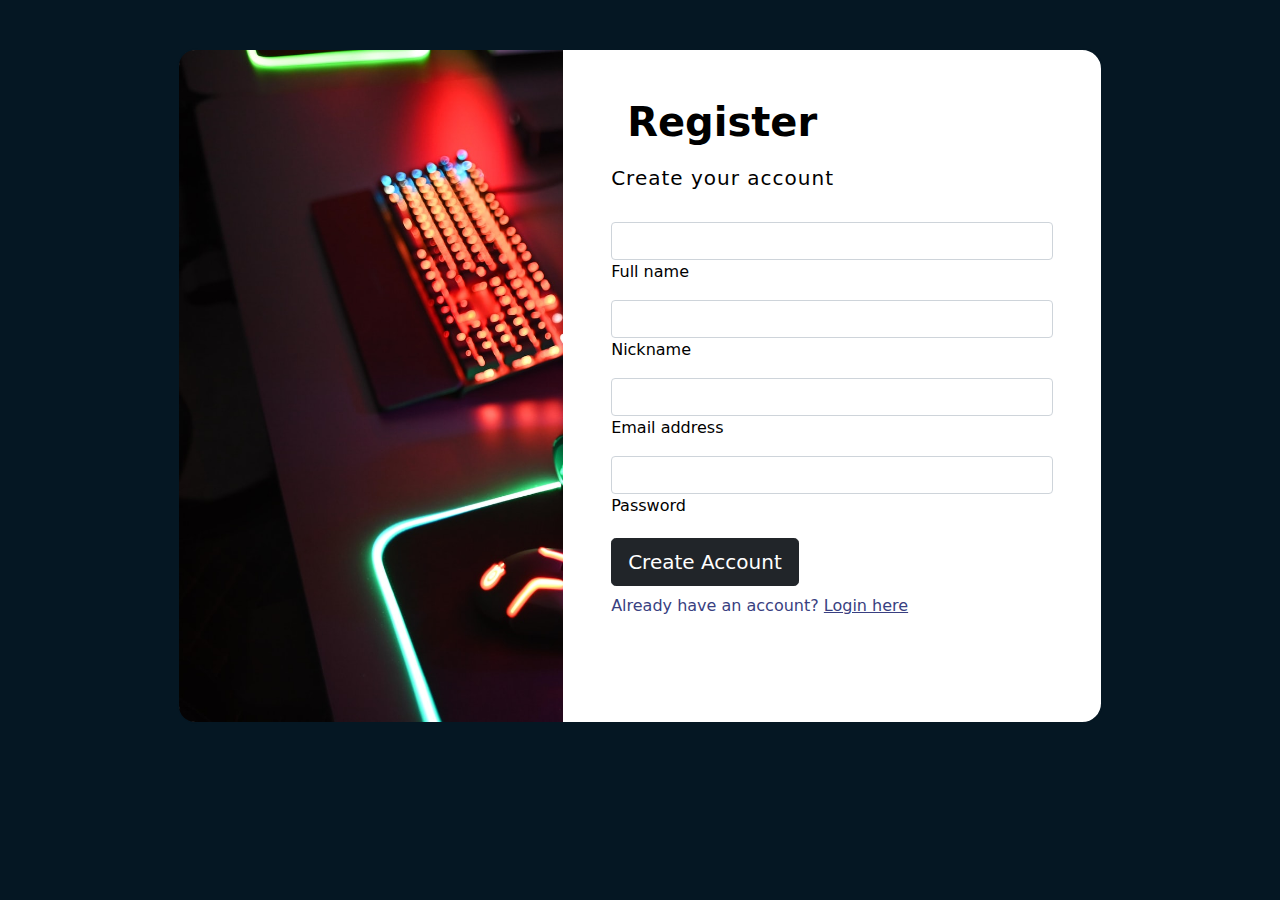
<file: client-sign-up.html>
<!DOCTYPE html>
<html lang="en">
<head>
    <meta charset="UTF-8">
    <meta http-equiv="X-UA-Compatible" content="IE=edge">
    <meta name="viewport" content="width=device-width, initial-scale=1.0">
    <link rel="stylesheet" href="./styles/bootstrap.min.css">
    <link rel="stylesheet" href="./styles/forms.css">
    <title>Sign Up</title>
</head>
<body>
    <section class="min-vh-100 register-form">
        <div class="container py-5 h-100">
        <div class="row d-flex justify-content-center align-items-center h-100">
            <div class="col col-xl-10">
            <div class="card">
                <div class="row g-0">
                <div class="col-md-6 col-lg-5 d-none d-md-block register-img">
                </div>
                <div class="col-md-6 col-lg-7 d-flex align-items-center">
                    <div class="card-body p-4 p-lg-5 text-black">
    
                    <form>
    
                        <div class="d-flex align-items-center mb-3 pb-1">
                            <i class="fas fa-cubes fa-2x me-3" style="color: #ff6219;"></i>
                            <span class="h1 fw-bold mb-0">Register</span>
                        </div>
    
                        <h5 class="fw-normal mb-3 pb-3" style="letter-spacing: 1px;">Create your account</h5>
    
                        <div class="form-outline mb-2">
                            <input type="text" id="full-name" name="full-name" class="form-control" required />
                            <label class="form-label" for="form2Example17">Full name</label>
                        </div>

                        <div class="form-outline mb-2">
                            <input type="text" id="nickname" name="nickname" class="form-control" required />
                            <label class="form-label" for="form2Example17">Nickname</label>
                        </div>

                        <div class="form-outline mb-2">
                            <input type="email" id="email" name="email" class="form-control" required />
                            <label class="form-label" for="form2Example17">Email address</label>
                        </div>
    
                        <div class="form-outline mb-2">
                            <input type="password" id="password" name="password" class="form-control" required />
                            <label class="form-label" for="form2Example27">Password</label>
                        </div>
    
                        <div class="pt-1 mb-2">
                            <a href="./index.html"><button class="btn btn-dark btn-lg btn-block" type="button">Create Account</button></a>
                        </div>
    
                        <p class="mb-5 pb-lg-2" style="color: #393f81;">Already have an account? <a href="sign-in.html" style="color: #393f81;">Login here</a></p>
                    </form>
    
                    </div>
                </div>
                </div>
            </div>
            </div>
        </div>
        </div>
    </section>
    <script src="./js/bootstrap.bundle.min.js"></script>
</body>
</html>
</file>
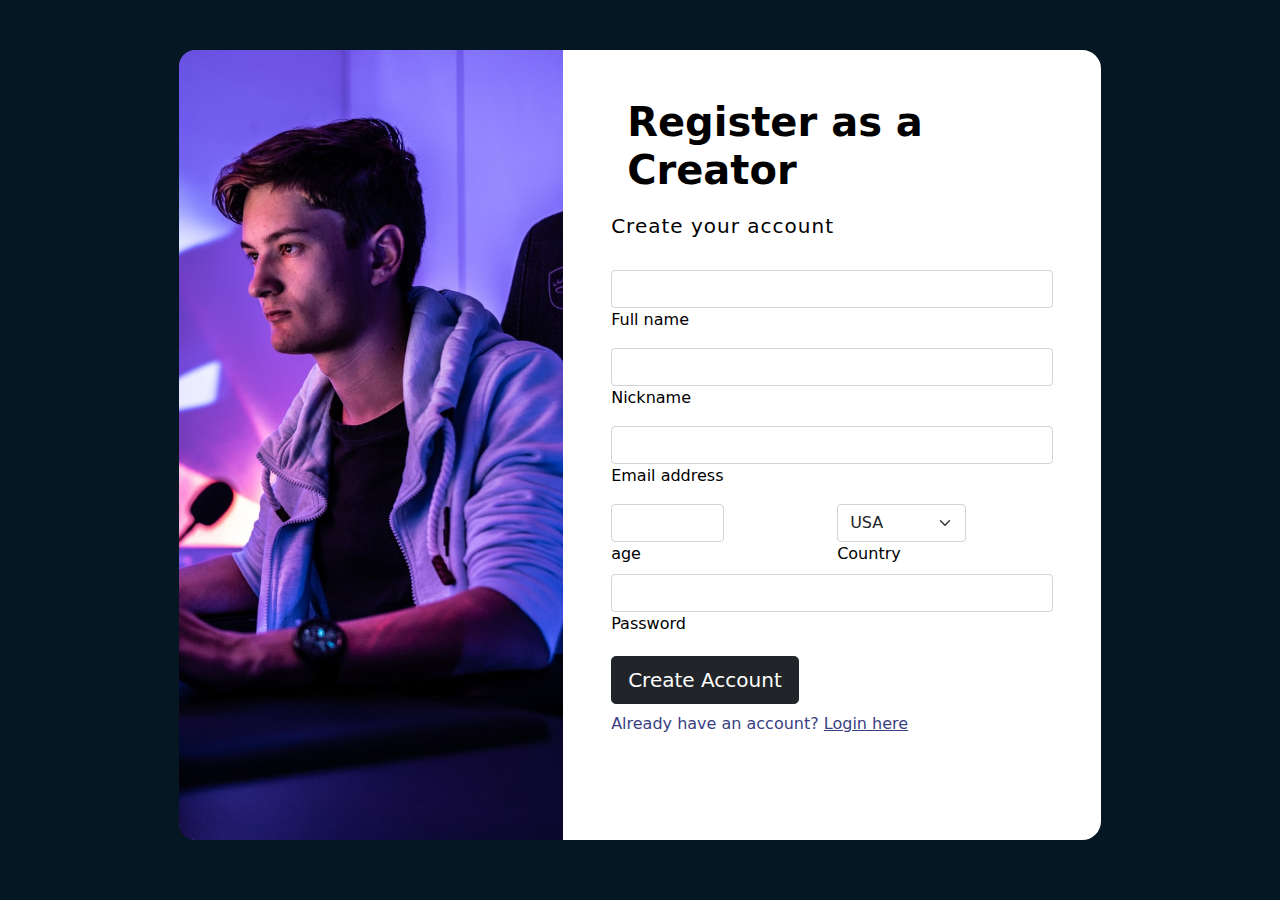
<file: creator-sign-up.html>
<!DOCTYPE html>
<html lang="en">
<head>
    <meta charset="UTF-8">
    <meta http-equiv="X-UA-Compatible" content="IE=edge">
    <meta name="viewport" content="width=device-width, initial-scale=1.0">
    <link rel="stylesheet" href="./styles/bootstrap.min.css">
    <link rel="stylesheet" href="./styles/forms.css">
    <title>Creator Sign Up</title>
</head>
<body>
    <section class="min-vh-100 creator-form">
        <div class="container py-5 h-100">
        <div class="row d-flex justify-content-center align-items-center h-100">
            <div class="col col-xl-10">
            <div class="card">
                <div class="row g-0">
                <div class="col-md-6 col-lg-5 d-none d-md-block creator-img">
                </div>
                <div class="col-md-6 col-lg-7 d-flex align-items-center">
                    <div class="card-body p-4 p-lg-5 text-black">
    
                    <form>
    
                        <div class="d-flex align-items-center mb-3 pb-1">
                            <i class="fas fa-cubes fa-2x me-3" style="color: #ff6219;"></i>
                            <span class="h1 fw-bold mb-0">Register as a Creator</span>
                        </div>
    
                        <h5 class="fw-normal mb-3 pb-3" style="letter-spacing: 1px;">Create your account</h5>
    
                        <div class="form-outline mb-2">
                            <input type="text" id="full-name" name="full-name" class="form-control" required />
                            <label class="form-label" for="form2Example17">Full name</label>
                        </div>

                        <div class="form-outline mb-2">
                            <input type="text" id="nickname" name="nickname" class="form-control" required />
                            <label class="form-label" for="form2Example17">Nickname</label>
                        </div>

                        <div class="form-outline mb-2">
                            <input type="email" id="email" name="email" class="form-control" required />
                            <label class="form-label" for="form2Example17">Email address</label>
                        </div>
                        
                        <div class="form-outline d-flex">
                            <div>
                                <input type="number" id="age" name="age" class="form-control w-50" required />
                                <label class="form-label" for="Age">age</label>
                            </div>
                            <div>
                                <select class="form-select w-100" id="country" name="country" aria-label="Default select example" required>
                                    <option value="usa">USA</option>
                                    <option value="canada">Canada</option>
                                    <option value="spain">Spain</option>
                                    <option value="mexico">Mexico</option>
                                    <option value="Colombia">Colombia</option>
                                    <option value="Argentina">Argentina</option>
                                </select>
                                <label class="form-label" for="country">Country</label>
                            </div>
                        </div>

                        <div class="form-outline mb-2">
                            <input type="password" id="password" name="password" class="form-control" required />
                            <label class="form-label" for="form2Example27">Password</label>
                        </div>
    
                        <div class="pt-1 mb-2">
                            <a href="./index.html"><button class="btn btn-dark btn-lg btn-block" type="button">Create Account</button></a>
                              </svg></a></span>
                        </div>
    
                        <p class="mb-5 pb-lg-2" style="color: #393f81;">Already have an account? <a href="sign-in.html" style="color: #393f81;">Login here</a></p>
                    </form>
    
                    </div>
                </div>
                </div>
            </div>
            </div>
        </div>
        </div>
    </section>
    <script src="./js/bootstrap.bundle.min.js"></script>
</body>
</html>
</file>
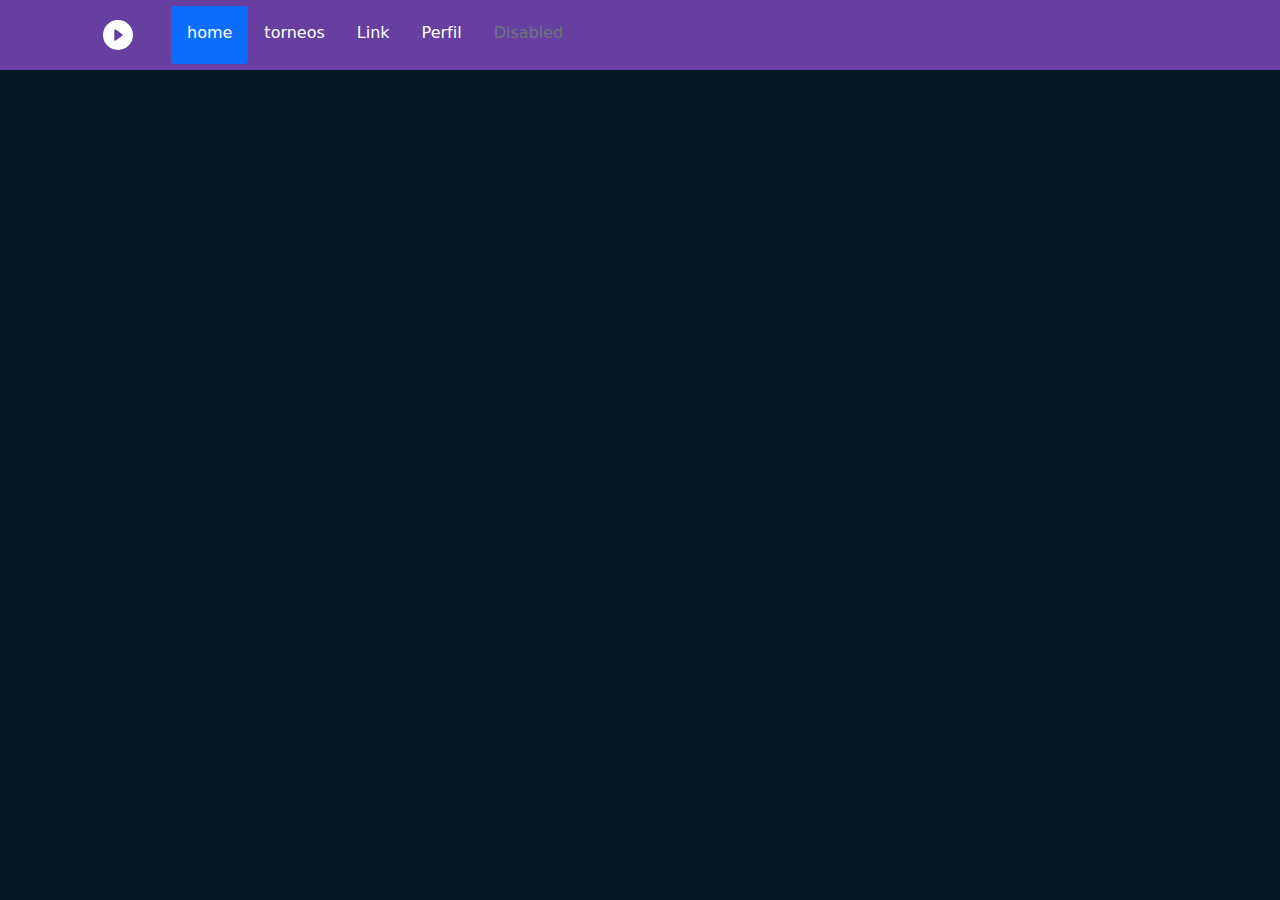
<file: Home.html>
<!DOCTYPE html>

<html lang="es">

    <head>
			<link rel="stylesheet" href="./styles/bootstrap.min.css">
			<link rel="stylesheet" href="./styles/home.css">
		</head>

    <body class="maincolor">
			<section class="twitch-color">
				<div class="container">
					<div class="row banner">

						<div class="col-md-1" id="iconc">
							<svg xmlns="http://www.w3.org/2000/svg" width="30" height="30" fill="white" class="bi bi-play-circle-fill" viewBox="0 0 16 16">
								<path d="M16 8A8 8 0 1 1 0 8a8 8 0 0 1 16 0zM6.79 5.093A.5.5 0 0 0 6 5.5v5a.5.5 0 0 0 .79.407l3.5-2.5a.5.5 0 0 0 0-.814l-3.5-2.5z"/>
							</svg>
						</div>
						<div class="col-md-10 nav banner-nav">
							<nav class="nav nav-pills flex-column flex-sm-row text-center">
								<a class="flex-sm-fill text-sm-center nav-link active link-navs" aria-current="page" href="#">home</a>
								<a class="flex-sm-fill text-sm-center nav-link link-navs" href="#">torneos</a>
								<a class="flex-sm-fill text-sm-center nav-link link-navs" href="#">Link</a>
								<a class="flex-sm-fill text-sm-center nav-link link-navs" href="#">Perfil</a>
								<a class="flex-sm-fill text-sm-center nav-link disabled link-navs">Disabled</a>
							</nav>
						</div>
						<div class="col-md-1 menu">
							
						</div>
					</div>
				</div>
			</section>
					
				<!-- <section class="carusel">
					<div id="carouselExampleInterval" class="carousel slide" data-bs-ride="carousel">
						<div class="carousel-inner">
							<div class="carousel-item active" data-bs-interval="1000">
								<img src="./img/League-Of-Legends-Squad-Up.jpg" class="d-block w-100 img-presentacion" alt="...">
							</div>
							<div class="carousel-item" data-bs-interval="2000">
								<img src="./img/twitch.jpeg" class="d-block w-100 img-presentacion" alt="...">
							</div>
							<div class="carousel-item">
								<img src="./img/twitch.jpeg" class="d-block w-100" alt="...">
							</div>
						</div>
						<button class="carousel-control-prev" type="button" data-bs-target="#carouselExampleInterval" data-bs-slide="prev">
							<span class="carousel-control-prev-icon" aria-hidden="true"></span>
							<span class="visually-hidden">Previous</span>
						</button>
						<button class="carousel-control-next" type="button" data-bs-target="#carouselExampleInterval" data-bs-slide="next">
							<span class="carousel-control-next-icon" aria-hidden="true"></span>
							<span class="visually-hidden">Next</span>
						</button>
					</div>
				</section> -->

		</body>

</html>
</file>
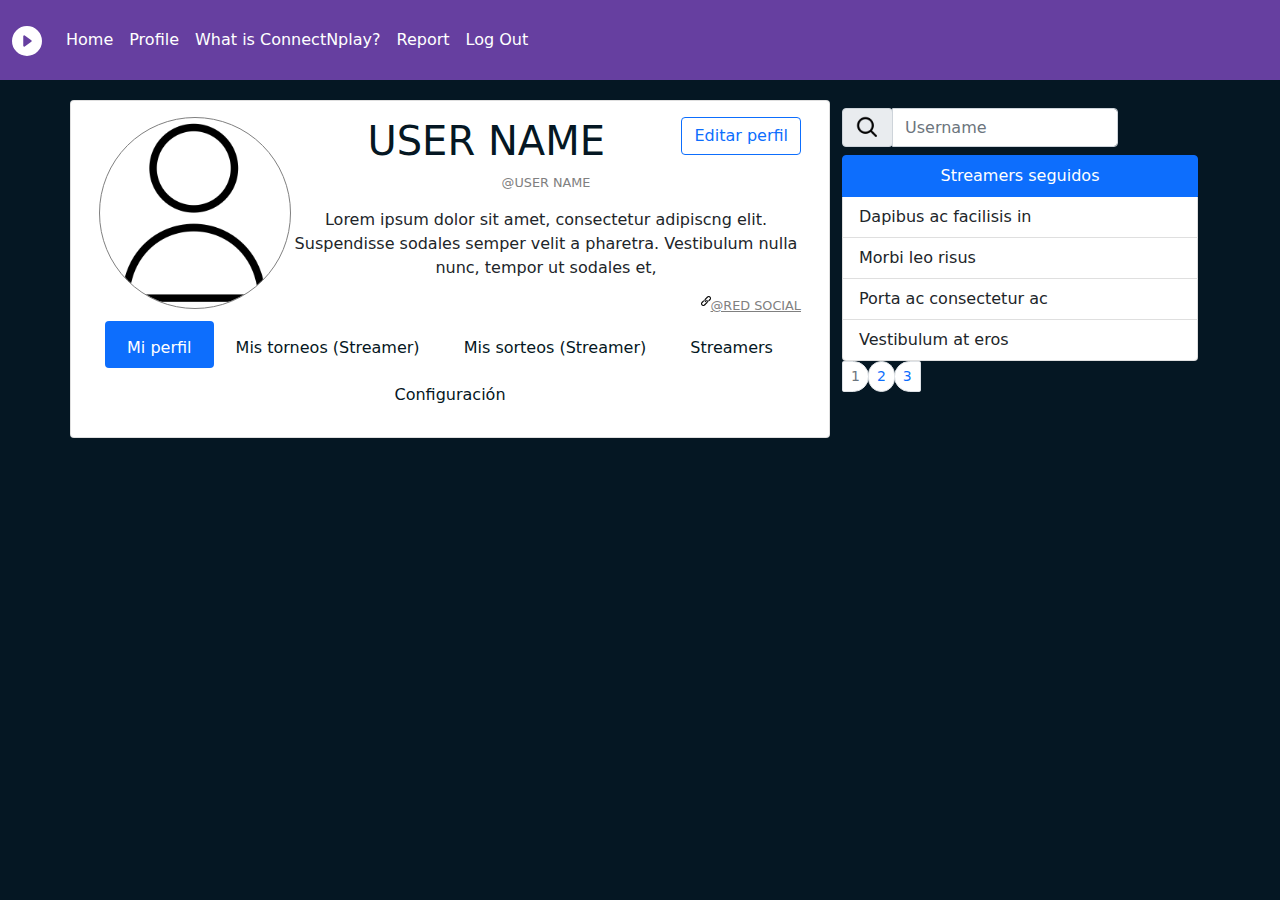
<file: perfil.html>
<!DOCTYPE html>
<html lang="en">
<head>
    <meta charset="UTF-8">
    <meta http-equiv="X-UA-Compatible" content="IE=edge">
    <meta name="viewport" content="width=device-width, initial-scale=1.0">
    <link rel="stylesheet" href="./styles/bootstrap.min.css">
    <link rel="stylesheet" href="./styles/home.css">
    <link rel="stylesheet" href="./styles/perfil.css">
    <title>Perfil</title>
</head>
<body class="maincolor">
  <header>
    <section>
      <nav class="navbar navbar-expand-md navbar-dark fixed-top twitch-color banner">
        <div class="container-fluid">
          <a class="navbar-brand" href="./index.html"><svg id="logotipo" xmlns="http://www.w3.org/2000/svg" width="30" height="30" fill="white" class="bi bi-play-circle-fill" viewBox="0 0 16 16">
            <path d="M16 8A8 8 0 1 1 0 8a8 8 0 0 1 16 0zM6.79 5.093A.5.5 0 0 0 6 5.5v5a.5.5 0 0 0 .79.407l3.5-2.5a.5.5 0 0 0 0-.814l-3.5-2.5z"/>
          </svg></a>
          <button class="navbar-toggler" type="button" data-bs-toggle="collapse" data-bs-target="#navbarCollapse" aria-controls="navbarCollapse" aria-expanded="false" aria-label="Toggle navigation">
            <span class="navbar-toggler-icon"></span>
          </button>
          <div class="collapse navbar-collapse" id="navbarCollapse">
            <ul class="navbar-nav me-auto mb-2 mb-md-0 twitch-color">
              <li class="nav-item">
                <a class="nav-link active" aria-current="page" href="./index.html">Home</a>
              </li>
              <li class="nav-item">
                <a class="nav-link active" href="./perfil.html">Profile</a>
              </li>
              <li class="nav-item">
                <a class="nav-link active" href="./index.html">What is ConnectNplay?</a>
              </li>
              <li class="nav-item">
              </li>
              <li class="nav-item">
                <a class="nav-link active" href="./reporte.html">Report</a>
              </li>
              <li class="nav-item">
                <a class="nav-link active" href="./sign-in.html">Log Out</a>
              </li>
            </ul>
          </div>
        </div>
      </nav>
    </section>
  </header>
    <main>

    <div class="container centrado">
        <section class="row">
        <div class="card col-md-8 text-center" >
            <div class="card-body">
                <img class="card-img-top rounded-circle" style="border: 1px solid gray; width: 12rem; float: left; clear: both;"  src="./img/FPerfilDefaul.png" alt="FPerfildefaul">
                <button type="button" class="btn btn-outline-primary"style="float: right;">Editar perfil</button>
              <h1 class=" card-text1"style="font-size">USER NAME</h1>
              <p class="card-text2">@USER NAME</p>
              <p class="card-text justify-content-center"> Lorem ipsum dolor sit amet, consectetur adipiscng elit. Suspendisse sodales semper velit a pharetra. Vestibulum nulla nunc, tempor ut sodales et,</p>
              <a class="card-text2" style="float: right;">@RED SOCIAL</a>
                <img src="./img/enlace.png" alt="enlaceicon0" width="10px" height="10px" style="float: right;">
              <div class="col-md-12 nav banner-nav">
                <nav class="nav nav-pills flex-column flex-sm-row text-center">
                    <a class="flex-sm-fill text-sm-center nav-link active link-navsP" aria-current="page" href="#">Mi perfil</a>
                    <a class="flex-sm-fill text-sm-center nav-link link-navsP" href="#">Mis torneos (Streamer)</a>
                    <a class="flex-sm-fill text-sm-center nav-link link-navsP" href="#">Mis sorteos (Streamer)</a>
                    <a class="flex-sm-fill text-sm-center nav-link link-navsP" href="#">Streamers</a>
                    <a class="flex-sm-fill text-sm-center nav-link link-navsP" href="#">Configuración</a>
                </nav>
            </div>
            </div>
        </div>
        <div class="col-md-4">
            <nav class="navbar navbar-light">
                <form class="form-inline">
                  <div class="input-group">
                    <div class="input-group-prepend">
                      <span class="input-group-text" id="basic-addon1">
                         <img src="./img/buscar.png" alt="buscaricon" width="25px" height="25px"> 
                      </span>
                    </div>
                    <input type="text" class="form-control" placeholder="Username" aria-label="Username" aria-describedby="basic-addon1">
                  </div>
                </form>
              </nav> 
              <div class="list-group">
                <a href="#" class="list-group-item list-group-item-action active text-center">
                  Streamers seguidos
                </a>
                <a href="#" class="list-group-item list-group-item-action">Dapibus ac facilisis in</a>
                <a href="#" class="list-group-item list-group-item-action">Morbi leo risus</a>
                <a href="#" class="list-group-item list-group-item-action">Porta ac consectetur ac</a>
                <a href="#" class="list-group-item list-group-item-action">Vestibulum at eros</a>
              </div>
              <nav aria-label="...">
                <ul class="pagination pagination-sm">
                  <li class="page-item disabled">
                    <a class="page-link" href="#" tabindex="-1">1</a>
                  </li>
                  <li class="page-item"><a class="page-link" href="#">2</a></li>
                  <li class="page-item"><a class="page-link" href="#">3</a></li>
                </ul>
              </nav>
        </div>
        </section>
      </main>
</body>
</html>
</file>
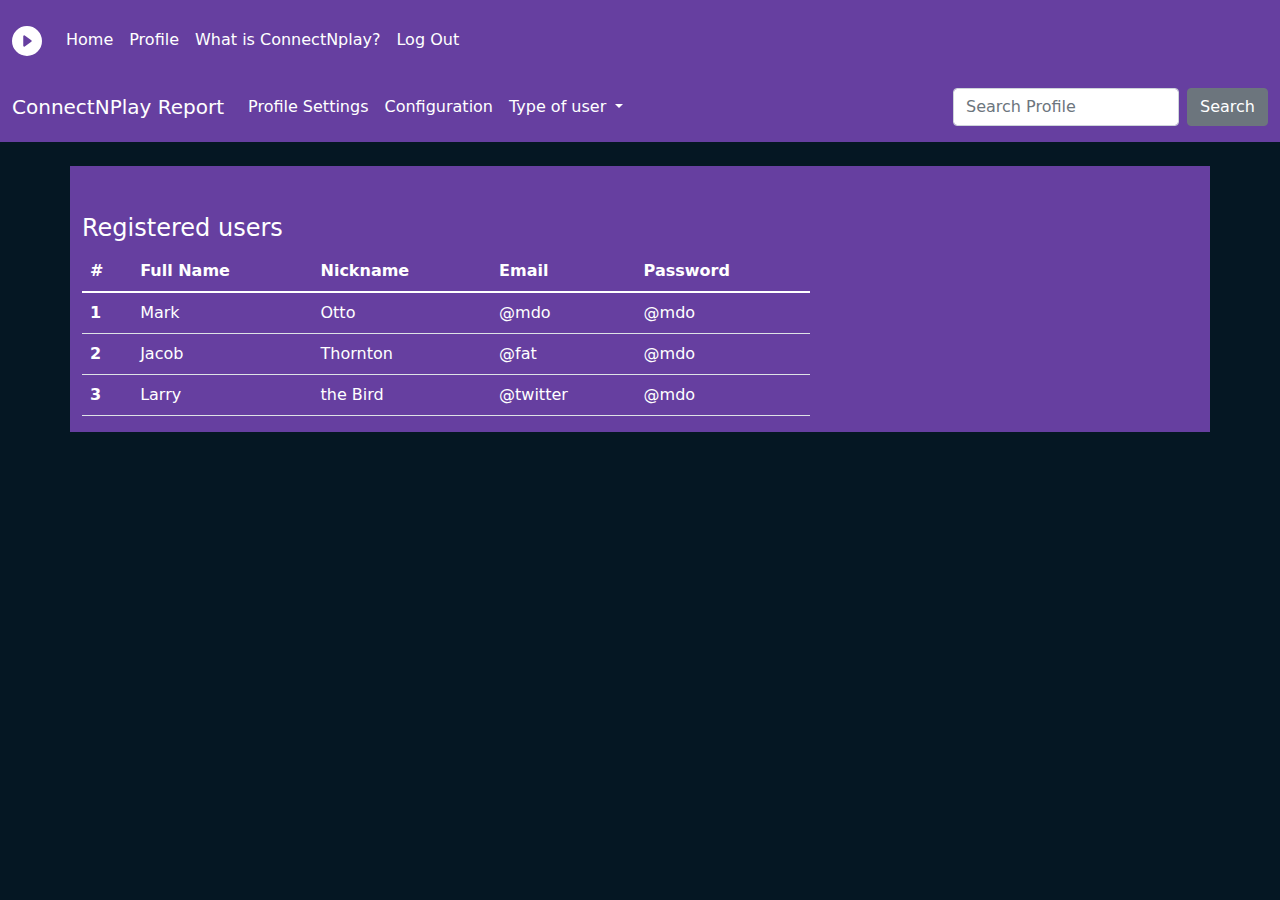
<file: reporte.html>
<!DOCTYPE html>
<html lang="en">
<head>
    <meta charset="UTF-8">
    <meta http-equiv="X-UA-Compatible" content="IE=edge">
    <meta name="viewport" content="width=device-width, initial-scale=1.0">
    <link rel="stylesheet" href="./styles/bootstrap.min.css">
    <link rel="stylesheet" href="./styles/home.css">
    <link rel="stylesheet" href="./styles/perfil.css">
    <title>Reporte</title>
</head>
<body class="maincolor">
    <header>
        <section>
          <nav class="navbar navbar-expand-md navbar-dark fixed-top twitch-color banner float">
            <div class="container-fluid">
              <a class="navbar-brand" href="./index.html"><svg id="logotipo" xmlns="http://www.w3.org/2000/svg" width="30" height="30" fill="white" class="bi bi-play-circle-fill" viewBox="0 0 16 16">
                <path d="M16 8A8 8 0 1 1 0 8a8 8 0 0 1 16 0zM6.79 5.093A.5.5 0 0 0 6 5.5v5a.5.5 0 0 0 .79.407l3.5-2.5a.5.5 0 0 0 0-.814l-3.5-2.5z"/>
              </svg></a>
              <button class="navbar-toggler" type="button" data-bs-toggle="collapse" data-bs-target="#navbarCollapse" aria-controls="navbarCollapse" aria-expanded="false" aria-label="Toggle navigation">
                <span class="navbar-toggler-icon"></span>
              </button>
              <div class="collapse navbar-collapse" id="navbarCollapse">
                <ul class="navbar-nav me-auto mb-2 mb-md-0 twitch-color">
                  <li class="nav-item">
                    <a class="nav-link active" aria-current="page" href="./index.html">Home</a>
                  </li>
                  <li class="nav-item">
                    <a class="nav-link active" href="./perfil.html">Profile</a>
                  </li>
                  <li class="nav-item">
                    <a class="nav-link active" href="./index.html">What is ConnectNplay?</a>
                  </li>
                  <li class="nav-item">
                  </li>
                  <li class="nav-item">
                    <a class="nav-link active" href="./sign-in.html">Log Out</a>
                  </li>
                </ul>
              </div>
            </div>
          </nav>
        </section>
      </header>
      <br> <br> <br>
      <section>
        <div>
            <nav class="navbar navbar-expand-md navbar-dark twitch-color banner">
                <div class="container-fluid">
                    <a class="navbar-brand" id="marca" href="#">ConnectNPlay Report </a>
                    <button class="navbar-toggler" type="button" data-bs-toggle="collapse" data-bs-target="#navbarSupportedContent" aria-controls="navbarSupportedContent" aria-expanded="false" aria-label="Toggle navigation">
                        <span class="navbar-toggler-icon"></span>
                    </button>
                    <div class="collapse navbar-collapse" id="navbarSupportedContent">
                        <ul class="navbar-nav me-auto mb-2 mb-lg-0">
                            <li class="nav-item">
                                <a class="nav-link active" id="perfil_Configuracion" aria-current="page" href="./perfil.html">Profile Settings</a>
                            </li>
                            <li class="nav-item">
                                <a class="nav-link active" id="siguiendo" href="#">Configuration</a>
                            </li>
                            <li class="nav-item dropdown">
                                <a class="nav-link active dropdown-toggle" href="#" id="seguridad" role="button" data-bs-toggle="dropdown" aria-expanded="false">
                                    Type of user
                                </a>
                                <ul class="dropdown-menu" aria-labelledby="navbarDropdown">
                                    <li><a class="dropdown-item" href="#">Viewer</a></li>
                                    <li><hr class="dropdown-divider"></li>
                                    <li><a class="dropdown-item" href="#">Streamer</a></li>
                                </ul>
                            </li>
                        </ul>
                        <form class="d-flex">
                            <input class="form-control me-2" type="search" placeholder="Search Profile" aria-label="Search">
                            <button class="btn btn-secondary" id="boton_Busqueda" type="submit">Search</button>
                        </form>
                    </div>
                </div>
            </nav>
        </div>
    </section>
    <br> <br> <br>
    <div class="container twitch-color">
        <div class="row g-5">
            <div class="col-md-7 col-lg-8">
                <h4 class="d-flex justify-content-between align-items-center mb-8">
                    <span class="text-white">Registered users</span>
                </h4>
                <table class="table text-white">
                    <thead class="thead-dark text-white">
                      <tr>
                        <th scope="col">#</th>
                        <th scope="col">Full Name</th>
                        <th scope="col">Nickname</th>
                        <th scope="col">Email</th>
                        <th scope="col">Password</th>
                      </tr>
                    </thead>
                    <tbody>
                      <tr>
                        <th scope="row">1</th>
                        <td>Mark</td>
                        <td>Otto</td>
                        <td>@mdo</td>
                        <td>@mdo</td>
                      </tr>
                      <tr>
                        <th scope="row">2</th>
                        <td>Jacob</td>
                        <td>Thornton</td>
                        <td>@fat</td>
                        <td>@mdo</td>
                      </tr>
                      <tr>
                        <th scope="row">3</th>
                        <td>Larry</td>
                        <td>the Bird</td>
                        <td>@twitter</td>
                        <td>@mdo</td>
                      </tr>
                    </tbody>
                  </table>
             <!--<ul class="list-group mb-3" id="lista_productos">
                    
                </ul> por si necesitas un espacio vacio para colocar los registros-->
      </div
    
</body>

</html>
</file>
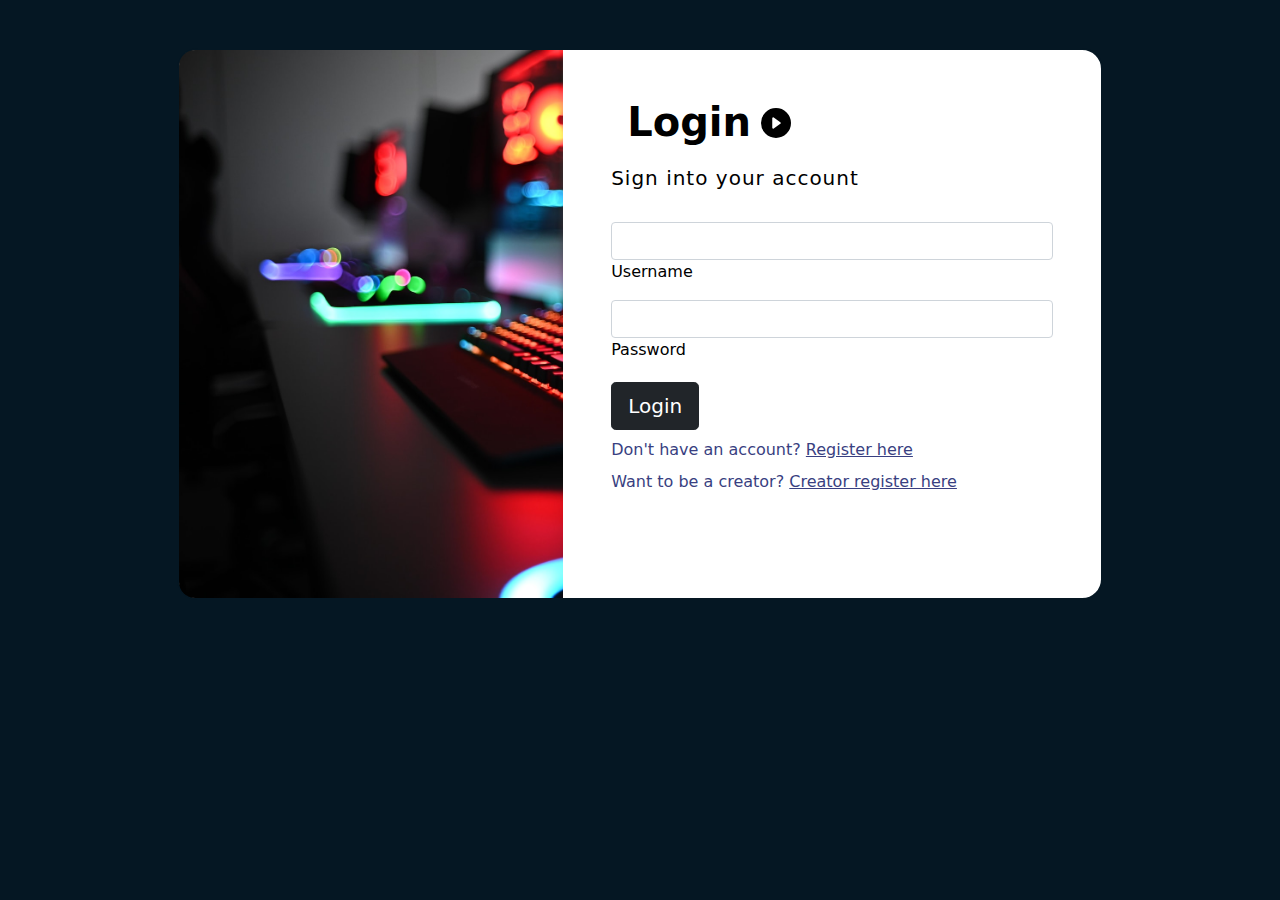
<file: sign-in.html>
<!DOCTYPE html>
<html lang="en">
<head>
    <meta charset="UTF-8">
    <meta http-equiv="X-UA-Compatible" content="IE=edge">
    <meta name="viewport" content="width=device-width, initial-scale=1.0">
    <link rel="stylesheet" href="./styles/bootstrap.min.css">
    <link rel="stylesheet" href="./styles/forms.css">
    <title>Sign In</title>
</head>
<body>
    <section class="min-vh-100 login-form">
        <div class="container py-5 h-100">
        <div class="row d-flex justify-content-center align-items-center h-100">
            <div class="col col-xl-10">
            <div class="card">
                <div class="row g-0">
                <div class="col-md-6 col-lg-5 d-none d-md-block login-img">
                </div>
                <div class="col-md-6 col-lg-7 d-flex align-items-center">
                    <div class="card-body p-4 p-lg-5 text-black">
    
                    <form>
    
                        <div class="d-flex align-items-center mb-3 pb-1">
                            <i class="fas fa-cubes fa-2x me-3" style="color: #ff6219;"></i>
                            <span class="h1 fw-bold mb-0">Login </span><a class="navbar-brand" href="./index.html"><svg id="logotipo" xmlns="http://www.w3.org/2000/svg" width="30" height="30" fill="white" class="bi bi-play-circle-fill" viewBox="0 0 16 16">
                                <path d="M16 8A8 8 0 1 1 0 8a8 8 0 0 1 16 0zM6.79 5.093A.5.5 0 0 0 6 5.5v5a.5.5 0 0 0 .79.407l3.5-2.5a.5.5 0 0 0 0-.814l-3.5-2.5z"/>
                              </svg></a>
                        </div>
    
                        <h5 class="fw-normal mb-3 pb-3" style="letter-spacing: 1px;">Sign into your account</h5>
    
                        <div class="form-outline mb-2">
                            <input type="email" id="username" name="username" class="form-control" required />
                            <label class="form-label" for="username">Username</label>
                        </div>
    
                        <div class="form-outline mb-2">
                            <input type="password" id="password" name="password" class="form-control" required />
                            <label class="form-label" for="password">Password</label>
                        </div>
    
                        <div class="pt-1 mb-2">
                            <a href="./perfil.html"><button class="btn btn-dark btn-lg btn-block" type="button">Login</button></a>
                        </div>
    
                        <!-- <a class="small text-muted" href="#!">Forgot password?</a> -->
                        <p class="mb-2" style="color: #393f81;">Don't have an account? <a href="client-sign-up.html" style="color: #393f81;">Register here</a></p>
                        <p class="mb-5 pb-lg-2" style="color: #393f81;">Want to be a creator? <a href="creator-sign-up.html" style="color: #393f81;">Creator register here</a></p>
                    </form>
    
                    </div>
                </div>
                </div>
            </div>
            </div>
        </div>
        </div>
    </section>
    <script src="./js/bootstrap.bundle.min.js"></script>
</body>
</html>
</file>
<file: styles/forms.css>
.register-form, .login-form, .creator-form{
    background-color: #051723;
}
.register-form .card, .login-form .card, .creator-form .card{
    border-radius: 1.3rem;
    border: 2px solid #051723;
}
.register-img{
    border-radius: 1rem 0 0 1rem;
    background-image: url('../img/register.jpg');
    background-size: cover;
}
.login-img{
    border-radius: 1rem 0 0 1rem;
    background-image: url('../img/login.jpg');
    background-size: cover;
}
.creator-img{
    border-radius: 1rem 0 0 1rem;
    background-image: url('../img/creator.jpg');
    background-size: cover;
    background-position-x: 65%;
}
#logotipo{
    fill:black;
    margin-left:10px;
   
}
</file>
<file: styles/home.css>
.twitch-color{
    background-color: rgb(102, 63, 160);
}
.maincolor{
    background-color: #051723;
}
.icono {
    width:100%;
    height: inherit;
    max-height: 100%;
}

.banner{
    transition: height 0.5s;
    height:70px;
    
}
.banner:hover{
    transition-property:height;
    transition-duration:0.5s;
    transition-delay:0s;
    height:80px;
}

#iconc{
    padding:0px;
    border:0.1px solid transparent;
    display: flex;
    justify-content: center;
    align-items: center;
}
.nav{
    display:flex;
    text-align:center;
    padding:3px;
}
.centrar {
    text-align:center;
}
.link-navs{
    color:white;
}

.nav > a {
    transition-property:padding;
    transition-duration:0.3s;
    transition-delay:0s;
    padding-top: 15px;
}

.nav:hover > a {
    transition-property:padding;
    transition-duration:0.3s;
    transition-delay:0s;
    padding-top: 20px;
}
.img-car{
   height:30vw;
   width:100%;
   object-fit: fill;
   /* box-shadow: 0px 5px 10px blueviolet; */
}


li>a:hover{
    background-color:navy;
   
}
li>a {
    border-radius:30px;
}
.resaltar{
    color:white;
    font-weight: bolder;
}
.featurette-divider{
    background-color: white;
}
.featurette-heading, .lead{
    color:white
}
.button-nav{
    color:white;
    border-radius:10%;
}
.button-nav:hover{
    background-color:navy;
    color:white;
}
.centrado{
    margin-top:100px;
}
</file>
<file: styles/perfil.css>
.card-text2{
    font-size: .8rem;
    color: gray;
}
.card-text1{
    color: #051723;
}
.link-navsP{
    color:#051723;
}
</file>
